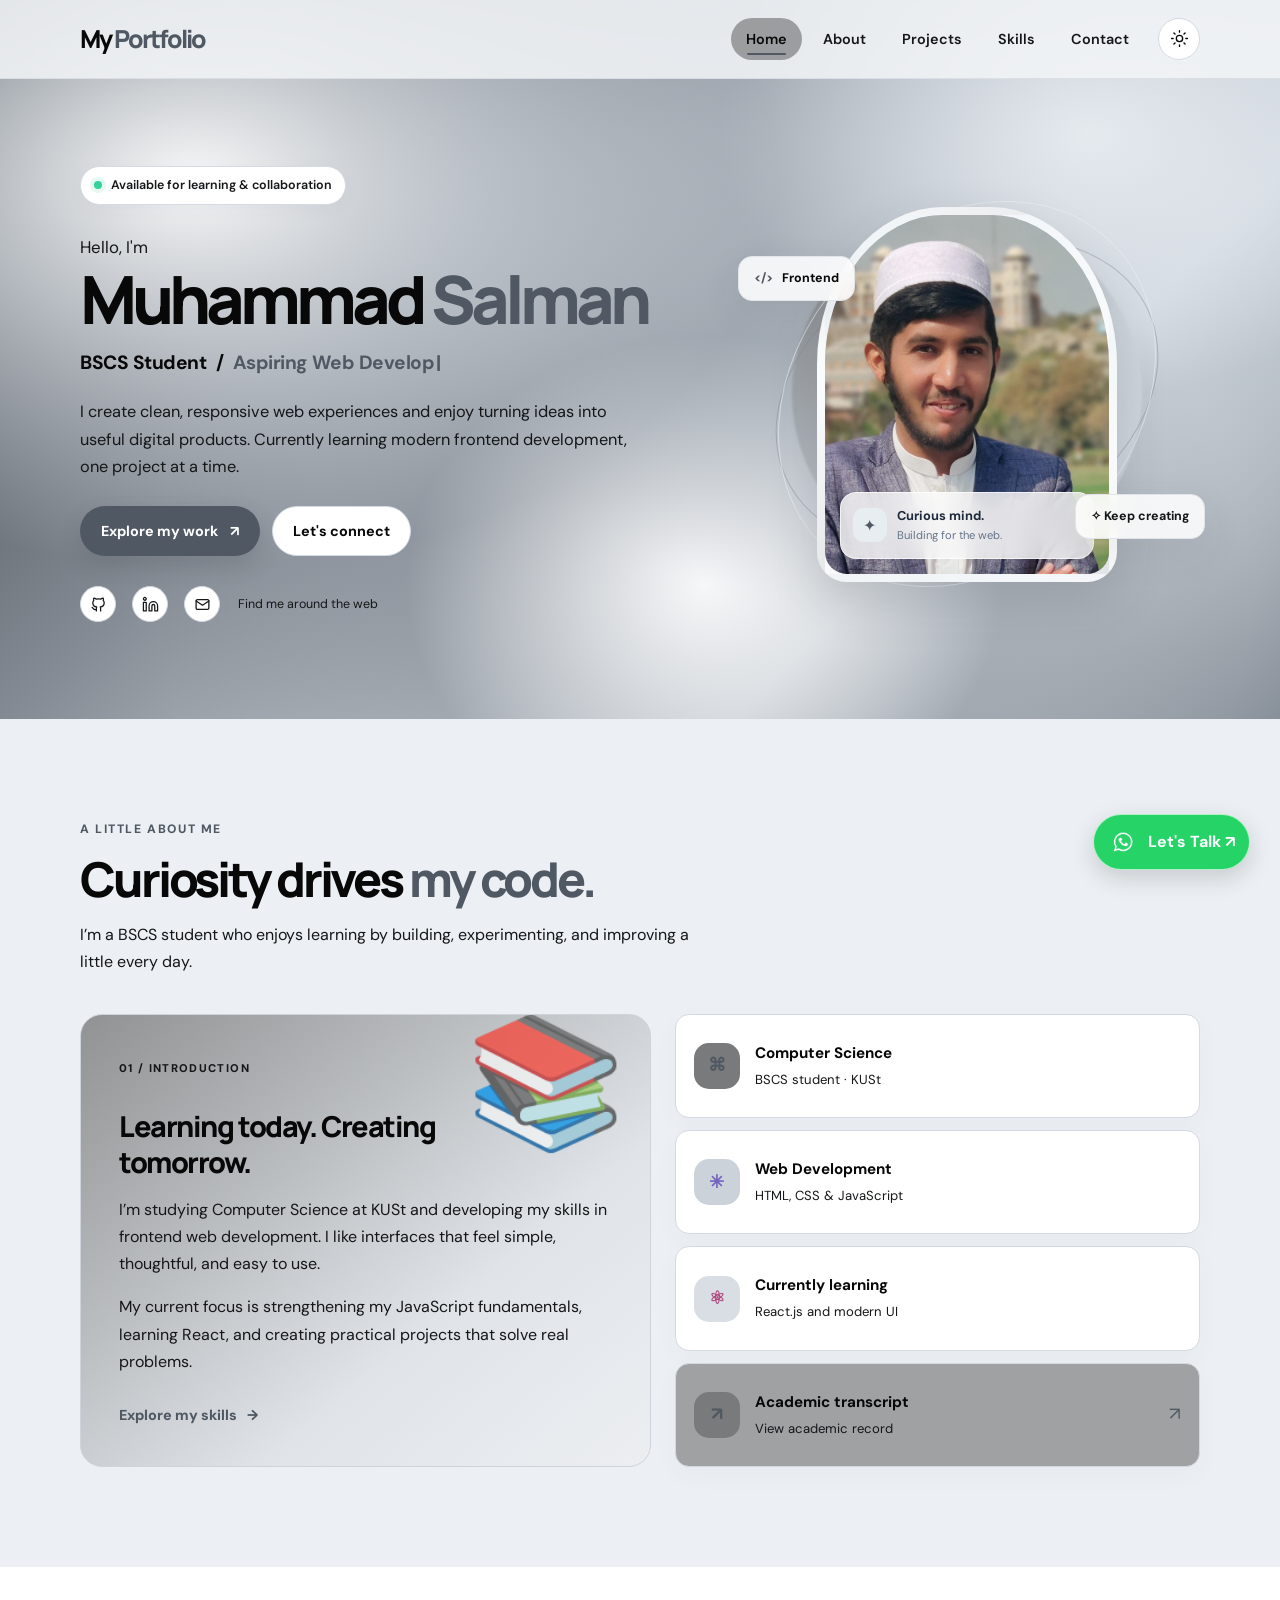
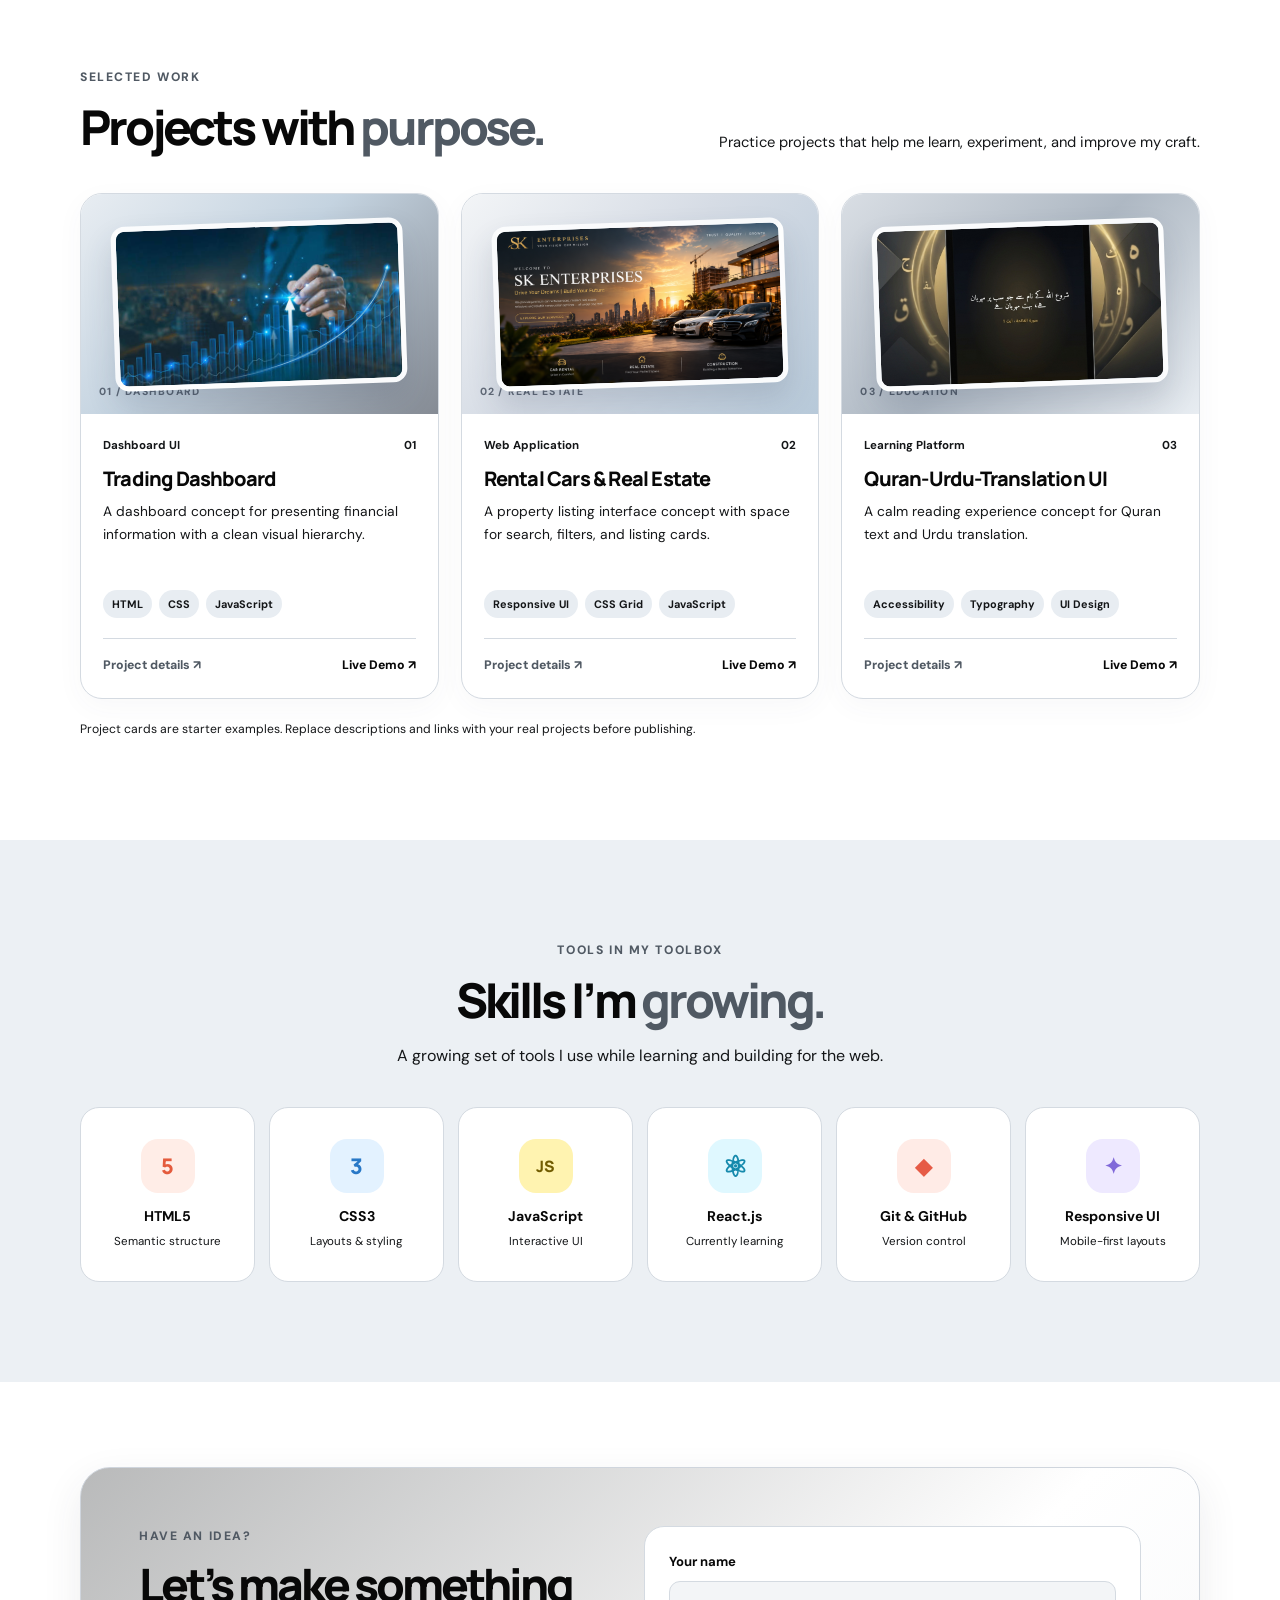
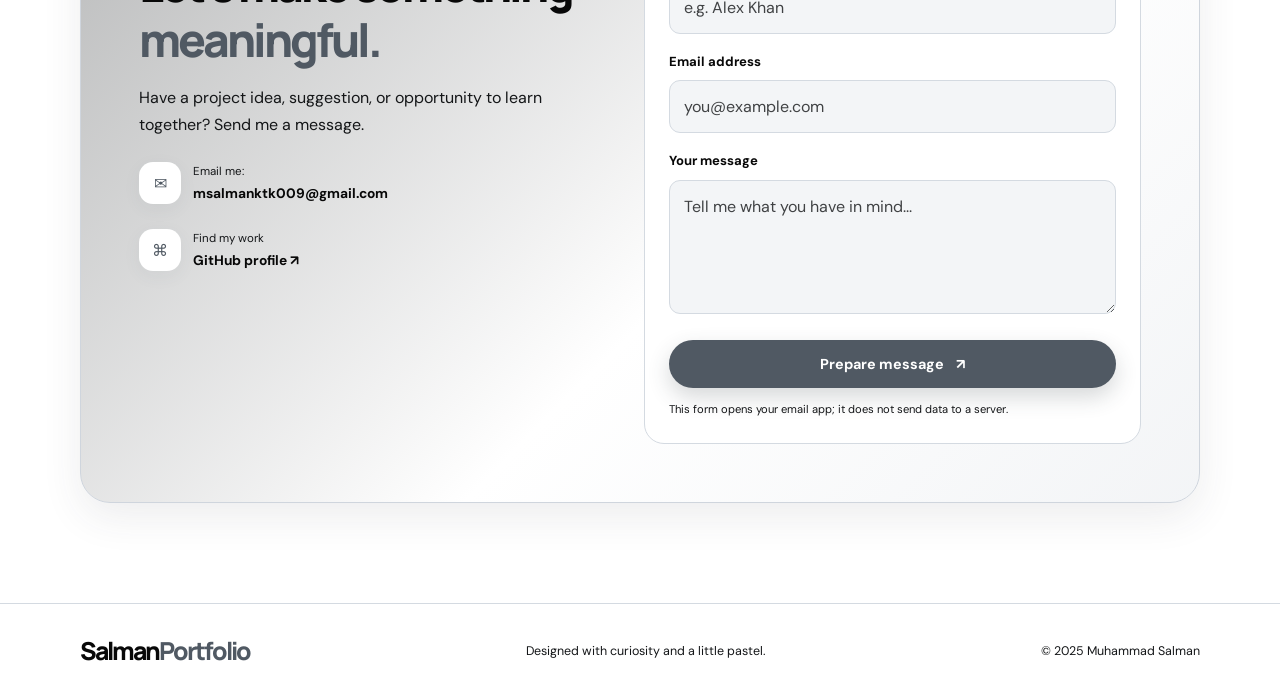
<file: index.html>
<!doctype html>
<html lang="en" data-theme="light">
  <head>
    <meta charset="utf-8" />
    <meta name="viewport" content="width=device-width, initial-scale=1" />
    <meta name="theme-color" content="#F3F5F7" />
    <meta
      name="description"
      content="Muhammad Salman's portfolio — BSCS student and aspiring web developer."
    />
    <title>Muhammad Salman | Web Developer</title>
    <link rel="preconnect" href="https://fonts.googleapis.com" />
    <link rel="preconnect" href="https://fonts.gstatic.com" crossorigin />
    <link
      href="https://fonts.googleapis.com/css2?family=DM+Sans:wght@400;500;600;700&family=Manrope:wght@400;500;600;700;800&display=swap"
      rel="stylesheet"
    />
    <link rel="stylesheet" href="css/style.css" />
    <link rel="stylesheet" href="css/responsive.css" />
    <script>
      try {
        const savedTheme = localStorage.getItem("salman-portfolio-theme");
        document.documentElement.dataset.theme = savedTheme || "light";
      } catch (_) {
        document.documentElement.dataset.theme = "light";
      }
    </script>
    <link
      rel="stylesheet"
      href="https://cdnjs.cloudflare.com/ajax/libs/font-awesome/6.7.2/css/all.min.css"
    />
  </head>
  <body>
    <header class="site-header">
      <nav class="navbar container" aria-label="Main navigation">
        <a class="brand" href="#home" aria-label="Salman home"
          >My<span> Portfolio</span></a
        >
        <button
          class="menu-toggle"
          id="menuToggle"
          aria-label="Open navigation menu"
          aria-expanded="false"
          aria-controls="navLinks"
        >
          <span></span><span></span><span></span>
        </button>
        <ul class="nav-links" id="navLinks">
          <li><a class="nav-link active" href="#home">Home</a></li>
          <li>
            <a class="nav-link" href="#about">About</a>
            <!-- <span class="transcript">transcript</span> -->
          </li>
          <li><a class="nav-link" href="#projects">Projects</a></li>
          <li><a class="nav-link skills" href="#skills">Skills</a></li>
          <li><a class="nav-link" href="#contact">Contact</a></li>
          <li>
            <button
              class="theme-toggle"
              id="themeToggle"
              type="button"
              aria-label="Switch to dark mode"
              title="Switch theme"
            >
              <svg class="sun-icon" viewBox="0 0 24 24" aria-hidden="true">
                <circle cx="12" cy="12" r="4"></circle>
                <path
                  d="M12 2v2m0 16v2M4.93 4.93l1.42 1.42m11.3 11.3 1.42 1.42M2 12h2m16 0h2M4.93 19.07l1.42-1.42m11.3-11.3 1.42-1.42"
                ></path>
              </svg>
              <svg class="moon-icon" viewBox="0 0 24 24" aria-hidden="true">
                <path
                  d="M20.2 15.3A8.5 8.5 0 0 1 8.7 3.8 8.6 8.6 0 1 0 20.2 15.3Z"
                ></path>
              </svg>
            </button>
          </li>
        </ul>
      </nav>
    </header>

    <main>
      <section class="hero section container" id="home">
        <div class="hero-copy">
          <div class="eyebrow">
            <span class="status-dot"></span> Available for learning &
            collaboration
          </div>
          <p class="intro-line">Hello, I'm</p>
          <h1>Muhammad <span>Salman</span></h1>
          <h2 class="hero-role">
            BSCS Student <span class="role-separator">/</span>
            <span class="typing-text" id="typingText">Frontend Developer</span
            ><span class="typing-cursor">|</span>
          </h2>
          <p class="hero-description">
            I create clean, responsive web experiences and enjoy turning ideas
            into useful digital products. Currently learning modern frontend
            development, one project at a time.
          </p>
          <div class="hero-actions">
            <a class="button button-primary" href="#projects"
              >Explore my work <span aria-hidden="true">↗</span></a
            >
            <a class="button button-secondary" href="#contact">Let's connect</a>
          </div>
          <div class="social-links" aria-label="Social links">
            <a
              href="https://github.com//msalmanktk"
              target="_blank"
              rel="noreferrer"
              aria-label="GitHub"
            >
              <svg viewBox="0 0 24 24" aria-hidden="true">
                <path
                  d="M9 19c-4.3 1.4-4.3-2.5-6-3m12 5v-3.5c0-1 .1-1.4-.5-2 2.8-.3 5.5-1.4 5.5-6a4.6 4.6 0 0 0-1.3-3.2 4.2 4.2 0 0 0-.1-3.2s-1.1-.3-3.5 1.3a12.3 12.3 0 0 0-6.2 0C6.5 2.8 5.4 3.1 5.4 3.1a4.2 4.2 0 0 0-.1 3.2A4.6 4.6 0 0 0 4 9.5c0 4.6 2.7 5.7 5.5 6-.6.6-.6 1.2-.5 2V21"
                ></path>
              </svg>
            </a>
            <a
              href="https://linkedin.com/"
              target="_blank"
              rel="noreferrer"
              aria-label="LinkedIn"
            >
              <svg viewBox="0 0 24 24" aria-hidden="true">
                <path
                  d="M16 8a6 6 0 0 1 6 6v7h-4v-7a2 2 0 0 0-4 0v7h-4v-7a6 6 0 0 1 6-6ZM2 9h4v12H2z"
                ></path>
                <circle cx="4" cy="4" r="2"></circle>
              </svg>
            </a>
            <a href="mailto:msalmanktk009@gmail.com" aria-label="Email">
              <svg viewBox="0 0 24 24" aria-hidden="true">
                <rect x="3" y="5" width="18" height="14" rx="2"></rect>
                <path d="m3 7 9 6 9-6"></path>
              </svg>
            </a>
            <span class="social-note">Find me around the web</span>
          </div>
        </div>
        <div class="hero-visual">
          <div class="hero-orbit orbit-one"></div>
          <div class="hero-orbit orbit-two"></div>
          <div class="portrait-card">
            <div class="portrait-placeholder" id="portraitPlaceholder">
              <span>MS</span>
              <small>My <code>Photo</code></small>
            </div>
            <img
              class="profile-photo"
              src="me.jpg"
              alt="Portrait of Muhammad Salman"
              onerror="this.hidden = true"
            />
            <div class="portrait-caption">
              <span class="caption-icon">✦</span>
              <div>
                <strong>Curious mind.</strong
                ><small>Building for the web.</small>
              </div>
            </div>
          </div>
          <div class="floating-chip chip-code">
            <span>&lt;/&gt;</span> Frontend
          </div>
          <div class="floating-chip chip-spark">✧ Keep creating</div>
        </div>
      </section>

      <section class="section about-section" id="about">
        <div class="container">
          <div class="section-heading">
            <p class="section-kicker">A little about me</p>
            <h2>Curiosity drives <span>my code.</span></h2>
            <p>
              I’m a BSCS student who enjoys learning by building, experimenting,
              and improving a little every day.
            </p>
          </div>
          <div class="about-grid">
            <article class="about-story pastel-panel">
              <span class="panel-mark">01 / INTRODUCTION</span>
              <h3>Learning today. Creating tomorrow.</h3>
              <p>
                I’m studying Computer Science at KUSt and developing my skills
                in frontend web development. I like interfaces that feel simple,
                thoughtful, and easy to use.
              </p>
              <p>
                My current focus is strengthening my JavaScript fundamentals,
                learning React, and creating practical projects that solve real
                problems.
              </p>
              <a class="text-link" href="#skills"
                >Explore my skills <span>→</span></a
              >
            </article>
            <div class="quick-facts">
              <article class="fact-card">
                <span class="fact-icon icon-blue">⌘</span>
                <div>
                  <h3>Computer Science</h3>
                  <p>BSCS student · KUSt</p>
                </div>
              </article>
              <article class="fact-card">
                <span class="fact-icon icon-lavender">✳</span>
                <div>
                  <h3>Web Development</h3>
                  <p>HTML, CSS & JavaScript</p>
                </div>
              </article>
              <article class="fact-card">
                <span class="fact-icon icon-pink">⚛</span>
                <div>
                  <h3>Currently learning</h3>
                  <p>React.js and modern UI</p>
                </div>
              </article>
              <a
                style="background: #a0a1a3"
                class="fact-card transcript-card"
                href="transcript.html"
              >
                <span class="fact-icon icon-blue">↗</span>
                <div>
                  <h3>Academic transcript</h3>
                  <p>View academic record</p>
                </div>
                <span class="fact-arrow">↗</span>
              </a>
            </div>
          </div>
        </div>
      </section>

      <section class="section container" id="projects">
        <div class="section-heading heading-row">
          <div>
            <p class="section-kicker">Selected work</p>
            <h2>Projects with <span>purpose.</span></h2>
          </div>
          <p>
            Practice projects that help me learn, experiment, and improve my
            craft.
          </p>
        </div>
        <div class="projects-grid">
          <article class="project-card">
            <!-- <div class="project-art art-blue">
              <div class="mock-window">
                <div class="mock-top"><i></i><i></i><i></i></div>
                <div class="mock-content">
                  <div class="mock-sidebar"></div>
                  <div class="mock-chart">
                    <span></span><span></span><span></span><span></span
                    ><span></span><span></span>
                  </div>
                </div>
              </div>
              <span class="art-label">01 / DASHBOARD</span>
            </div> -->
            <div class="project-art art-blue">
              <div class="project-image-wrap">
                <img
                  src="tra.jpg"
                  alt="Trading Dashboard project preview"
                  class="project-image"
                />
              </div>
              <span class="art-label">01 / DASHBOARD</span>
            </div>
            <div class="project-info">
              <div class="project-meta">
                <span>Dashboard UI</span><span>01</span>
              </div>
              <h3>Trading Dashboard</h3>
              <p>
                A dashboard concept for presenting financial information with a
                clean visual hierarchy.
              </p>
              <div class="tag-list">
                <span>HTML</span><span>CSS</span><span>JavaScript</span>
              </div>
              <div class="project-links">
                <a href="#contact">Project details <span>↗</span></a
                ><a
                  href="https://msalmanktk.github.io/sprofitzone/"
                  target="_blank"
                  rel="noreferrer"
                  aria-label="Trading dashboard GitHub"
                  >Live Demo ↗</a
                >
              </div>
            </div>
          </article>
          <article class="project-card">
            <!-- <div class="project-art art-lavender">
              <div class="property-mock">
                <div class="property-photo"></div>
                <div class="property-lines">
                  <b></b><i></i><i></i><span></span>
                </div>
                <div class="property-mini"></div>
              </div>
              <span class="art-label">02 / REAL ESTATE</span>
            </div> -->
            <div class="project-art art-lavender">
              <div class="project-image-wrap">
                <img
                  src="sk enerprises.png"
                  alt="Property Explorer project preview"
                  class="project-image"
                />
              </div>
              <span class="art-label">02 / REAL ESTATE</span>
            </div>
            <div class="project-info">
              <div class="project-meta">
                <span>Web Application</span><span>02</span>
              </div>
              <h3>Rental Cars & Real Estate</h3>
              <p>
                A property listing interface concept with space for search,
                filters, and listing cards.
              </p>
              <div class="tag-list">
                <span>Responsive UI</span><span>CSS Grid</span
                ><span>JavaScript</span>
              </div>
              <div class="project-links">
                <a href="#contact">Project details <span>↗</span></a
                ><a
                  href="https://msalmanktk.github.io/SK-Enterprises/"
                  target="_blank"
                  rel="noreferrer"
                  aria-label="Property explorer GitHub"
                  >Live Demo ↗</a
                >
              </div>
            </div>
          </article>
          <article class="project-card">
            <div class="project-art art-pink">
              <div class="project-image-wrap">
                <img
                  src="quran-urdu.jpg"
                  alt="Quran with Urdu translation project preview"
                  class="project-image"
                />
              </div>
              <span class="art-label">03 / EDUCATION</span>
            </div>
            <div class="project-info">
              <div class="project-meta">
                <span>Learning Platform</span><span>03</span>
              </div>
              <h3>Quran-Urdu-Translation UI</h3>
              <p>
                A calm reading experience concept for Quran text and Urdu
                translation.
              </p>
              <div class="tag-list">
                <span>Accessibility</span><span>Typography</span
                ><span>UI Design</span>
              </div>
              <div class="project-links">
                <a href="#contact">Project details <span>↗</span></a
                ><a
                  href="https://msalmanktk.github.io/QuranUrduTarjuma/"
                  target="_blank"
                  rel="noreferrer"
                  aria-label="Quran translation GitHub"
                  >Live Demo ↗</a
                >
              </div>
            </div>
          </article>
        </div>
        <p class="section-footnote">
          Project cards are starter examples. Replace descriptions and links
          with your real projects before publishing.
        </p>
      </section>

      <section class="section skills-section" id="skills">
        <div class="container">
          <div class="section-heading centered-heading">
            <p class="section-kicker">Tools in my toolbox</p>
            <h2>Skills I’m <span>growing.</span></h2>
            <p>
              A growing set of tools I use while learning and building for the
              web.
            </p>
          </div>
          <div class="skills-grid">
            <article class="skill-card">
              <span class="skill-logo logo-html">5</span>
              <h3>HTML5</h3>
              <p>Semantic structure</p>
            </article>
            <article class="skill-card">
              <span class="skill-logo logo-css">3</span>
              <h3>CSS3</h3>
              <p>Layouts & styling</p>
            </article>
            <article class="skill-card">
              <span class="skill-logo logo-js">JS</span>
              <h3>JavaScript</h3>
              <p>Interactive UI</p>
            </article>
            <article class="skill-card">
              <span class="skill-logo logo-react">⚛</span>
              <h3>React.js</h3>
              <p>Currently learning</p>
            </article>
            <article class="skill-card">
              <span class="skill-logo logo-git">◆</span>
              <h3>Git & GitHub</h3>
              <p>Version control</p>
            </article>
            <article class="skill-card">
              <span class="skill-logo logo-ui">✦</span>
              <h3>Responsive UI</h3>
              <p>Mobile-first layouts</p>
            </article>
          </div>
        </div>
      </section>

      <section class="section contact-section" id="contact">
        <div class="container">
          <div class="contact-panel">
            <div class="contact-copy">
              <p class="section-kicker">Have an idea?</p>
              <h2>Let’s make something <span>meaningful.</span></h2>
              <p>
                Have a project idea, suggestion, or opportunity to learn
                together? Send me a message.
              </p>
              <div class="contact-detail">
                <span class="contact-detail-icon">✉</span>
                <div>
                  <small>Email me: </small>
                  <a href="mailto:msalmanktk009@gmail.com"
                    >msalmanktk009@gmail.com</a
                  >
                </div>
              </div>
              <div class="contact-detail">
                <span class="contact-detail-icon">⌘</span>
                <div>
                  <small>Find my work</small
                  ><a
                    href="https://github.com//msalmanktk"
                    target="_blank"
                    rel="noreferrer"
                    >GitHub profile ↗</a
                  >
                </div>
              </div>
            </div>
            <form class="contact-form" id="contactForm">
              <label for="name">Your name</label
              ><input
                id="name"
                name="name"
                autocomplete="name"
                placeholder="e.g. Alex Khan"
                required
              />
              <label for="email">Email address</label
              ><input
                id="email"
                name="email"
                type="email"
                autocomplete="email"
                placeholder="you@example.com"
                required
              />
              <label for="message">Your message</label
              ><textarea
                id="message"
                name="message"
                rows="4"
                placeholder="Tell me what you have in mind..."
                required
              ></textarea>
              <button class="button button-primary form-submit" type="submit">
                Prepare message <span>↗</span>
              </button>
              <p class="form-status" id="formStatus" role="status">
                This form opens your email app; it does not send data to a
                server.
              </p>
            </form>
          </div>
        </div>
      </section>
    </main>

    <footer class="site-footer">
      <div class="container footer-inner">
        <a class="brand" href="#home">Salman<span>Portfolio</span></a>
        <p>Designed with curiosity and a little pastel.</p>
        <p>© <span id="year">2025</span> Muhammad Salman</p>
      </div>
    </footer>

    <!-- Floating WhatsApp Button -->
    <a
      href="https://wa.me/923159957806"
      class="whatsapp-float"
      target="_blank"
      rel="noopener noreferrer"
      aria-label="Let's talk on WhatsApp"
    >
      <img src="whatsapp.logo.png" alt="" class="whatsapp-logo" />
      <span>Let's Talk ↗</span>
    </a>

    <script src="js/script.js"></script>
  </body>
</html>
</file>
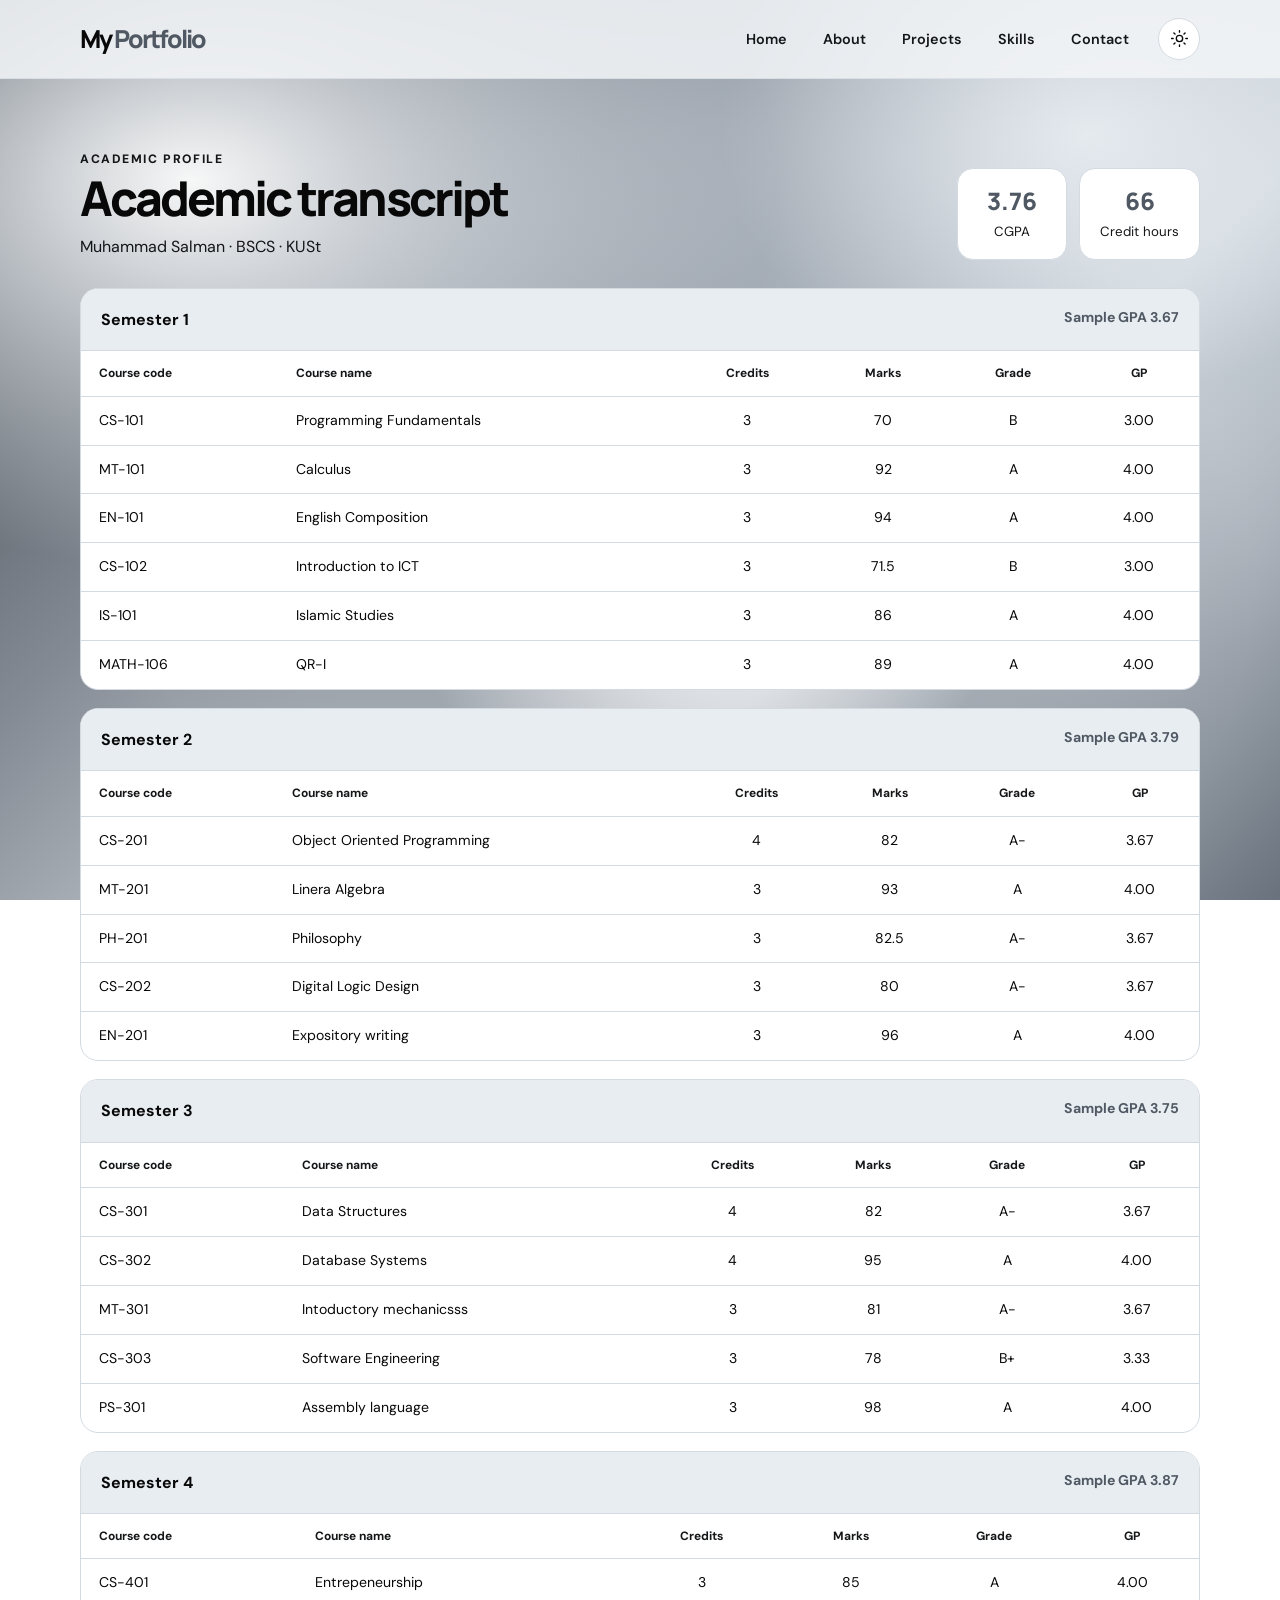
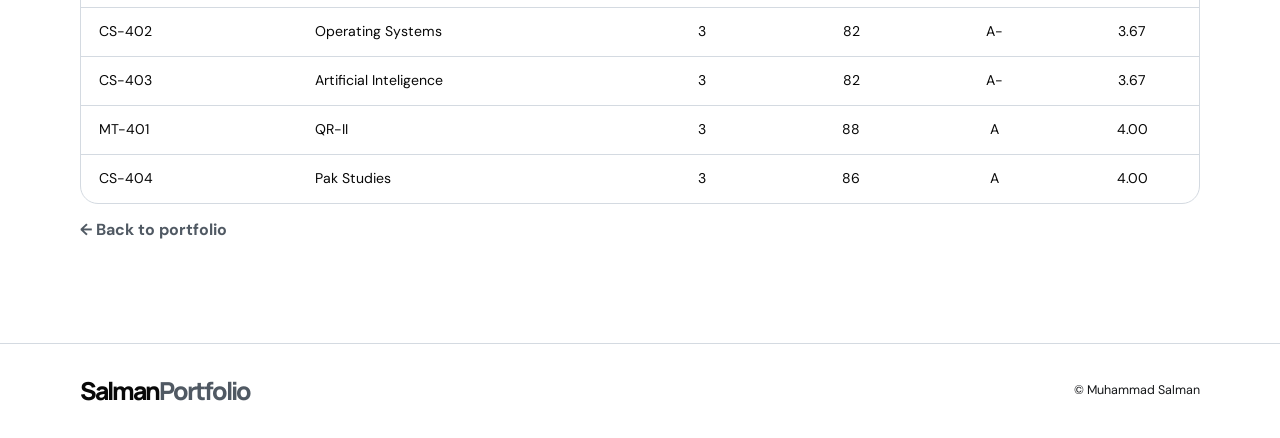
<file: transcript.html>
<!doctype html>
<html lang="en" data-theme="light">
  <head>
    <meta charset="utf-8" />
    <meta name="viewport" content="width=device-width, initial-scale=1" />
    <title>Academic Transcript | Muhammad Salman</title>
    <link rel="preconnect" href="https://fonts.googleapis.com" />
    <link rel="preconnect" href="https://fonts.gstatic.com" crossorigin />
    <link
      href="https://fonts.googleapis.com/css2?family=DM+Sans:wght@400;500;600;700&family=Manrope:wght@400;500;600;700;800&display=swap"
      rel="stylesheet"
    />
    <link rel="stylesheet" href="css/style.css" />
    <link rel="stylesheet" href="css/responsive.css" />
    <script>
      try {
        document.documentElement.dataset.theme =
          localStorage.getItem("salman-portfolio-theme") || "light";
      } catch (_) {
        document.documentElement.dataset.theme = "light";
      }
    </script>
    <style>
      .transcript-main {
        padding-block: 70px 100px;
      }
      .transcript-top {
        display: flex;
        justify-content: space-between;
        align-items: end;
        gap: 24px;
        margin-bottom: 28px;
      }
      .transcript-top h1 {
        font: 800 clamp(2rem, 4vw, 3rem)/1.15 var(--font-heading);
        letter-spacing: -0.06em;
        margin: 0 0 8px;
      }
      .transcript-top p {
        margin: 0;
        color: var(--text-soft);
      }
      .transcript-stats {
        display: flex;
        gap: 12px;
      }
      .transcript-stat {
        min-width: 110px;
        padding: 15px 20px;
        text-align: center;
        background: var(--surface);
        border: 1px solid var(--border);
        border-radius: 16px;
      }
      .transcript-stat b {
        display: block;
        font: 800 1.5rem var(--font-heading);
        color: var(--blue-deep);
      }
      .transcript-stat small {
        color: var(--text-soft);
      }
      .semester-card {
        margin-top: 18px;
        overflow: hidden;
        border: 1px solid var(--border);
        border-radius: 18px;
        background: var(--surface);
      }
      .semester-card h2 {
        display: flex;
        justify-content: space-between;
        gap: 15px;
        margin: 0;
        padding: 17px 20px;
        background: var(--surface-soft);
        font-size: 1rem;
      }
      .semester-card h2 span {
        color: var(--blue-deep);
        font-size: 0.88rem;
      }
      .table-wrap {
        overflow-x: auto;
      }
      table {
        width: 100%;
        min-width: 620px;
        border-collapse: collapse;
        font-size: 0.88rem;
      }
      th,
      td {
        padding: 12px 18px;
        text-align: left;
        border-top: 1px solid var(--border);
      }
      th {
        color: var(--text-soft);
        font-size: 0.75rem;
        font-weight: 700;
      }
      td:nth-child(n + 3),
      th:nth-child(n + 3) {
        text-align: center;
      }
      tbody tr:hover {
        background: color-mix(in srgb, var(--blue-pale) 35%, transparent);
      }
      .transcript-note {
        margin: 22px 0;
        color: var(--text-soft);
        font-size: 0.82rem;
      }
      .back-link {
        display: inline-flex;
        margin-top: 12px;
        color: var(--blue-deep);
        font-weight: 700;
      }
      @media (max-width: 700px) {
        .transcript-top {
          align-items: start;
          flex-direction: column;
        }
        .transcript-stats {
          width: 100%;
        }
        .transcript-stat {
          flex: 1;
        }
      }
    </style>
  </head>
  <body>
    <header class="site-header">
      <nav class="navbar container" aria-label="Main navigation">
        <a class="brand" href="index.html">My <span>Portfolio</span></a
        ><button
          class="menu-toggle"
          id="menuToggle"
          aria-label="Open navigation menu"
          aria-expanded="false"
          aria-controls="navLinks"
        >
          <span></span><span></span><span></span>
        </button>
        <ul class="nav-links" id="navLinks">
          <li><a class="nav-link" href="index.html#home">Home</a></li>
          <li><a class="nav-link" href="index.html#about">About</a></li>
          <li><a class="nav-link" href="index.html#projects">Projects</a></li>
          <li><a class="nav-link" href="index.html#skills">Skills</a></li>
          <li><a class="nav-link" href="index.html#contact">Contact</a></li>
          <li>
            <button
              class="theme-toggle"
              id="themeToggle"
              type="button"
              aria-label="Switch to dark mode"
              title="Switch theme"
            >
              <svg class="sun-icon" viewBox="0 0 24 24" aria-hidden="true">
                <circle cx="12" cy="12" r="4"></circle>
                <path
                  d="M12 2v2m0 16v2M4.93 4.93l1.42 1.42m11.3 11.3 1.42 1.42M2 12h2m16 0h2M4.93 19.07l1.42-1.42m11.3-11.3 1.42-1.42"
                ></path></svg
              ><svg class="moon-icon" viewBox="0 0 24 24" aria-hidden="true">
                <path
                  d="M20.2 15.3A8.5 8.5 0 0 1 8.7 3.8 8.6 8.6 0 1 0 20.2 15.3Z"
                ></path>
              </svg>
            </button>
          </li>
        </ul>
      </nav>
    </header>
    <main class="container transcript-main">
      <div class="transcript-top">
        <div>
          <p class="section-kicker">Academic profile</p>
          <h1>Academic transcript</h1>
          <p>Muhammad Salman · BSCS · KUSt</p>
        </div>
        <div class="transcript-stats">
          <div class="transcript-stat">
            <b id="cgpa">—</b><small> CGPA</small>
          </div>
          <div class="transcript-stat">
            <b id="credits">—</b><small>Credit hours</small>
          </div>
        </div>
      </div>
      <div id="transcriptOutput"></div>

      <a class="back-link" href="index.html#about">← Back to portfolio</a>
    </main>
    <footer class="site-footer">
      <div class="container footer-inner">
        <a class="brand" href="index.html">Salman<span>Portfolio</span></a>
        <p>© <span id="year"></span> Muhammad Salman</p>
      </div>
    </footer>
    <script src="js/script.js"></script>
    <script>
      const semesters = [
        {
          name: "Semester 1",
          courses: [
            ["CS-101", "Programming Fundamentals", 3, 70],
            ["MT-101", "Calculus", 3, 92],
            ["EN-101", "English Composition", 3, 94],
            ["CS-102", "Introduction to ICT", 3, 71.5],
            ["IS-101", "Islamic Studies", 3, 86],
            ["MATH-106", "QR-I", 3, 89],
          ],
        },
        {
          name: "Semester 2",
          courses: [
            ["CS-201", "Object Oriented Programming", 4, 82],
            ["MT-201", "Linera Algebra", 3, 93],
            ["PH-201", "Philosophy", 3, 82.5],
            ["CS-202", "Digital Logic Design", 3, 80],
            ["EN-201", "Expository writing", 3, 96],
          ],
        },
        {
          name: "Semester 3",
          courses: [
            ["CS-301", "Data Structures", 4, 82],
            ["CS-302", "Database Systems", 4, 95],
            ["MT-301", "Intoductory mechanicsss", 3, 81],
            ["CS-303", "Software Engineering", 3, 78],
            ["PS-301", "Assembly language", 3, 98],
          ],
        },
        {
          name: "Semester 4",
          courses: [
            ["CS-401", "Entrepeneurship", 3, 85],
            ["CS-402", "Operating Systems", 3, 82],
            ["CS-403", "Artificial Inteligence", 3, 82],
            ["MT-401", "QR-II", 3, 88],
            ["CS-404", "Pak Studies", 3, 86],
          ],
        },
      ];
      function gradeFor(mark) {
        return mark >= 85
          ? ["A", 4]
          : mark >= 80
            ? ["A-", 3.67]
            : mark >= 75
              ? ["B+", 3.33]
              : mark >= 70
                ? ["B", 3]
                : mark >= 65
                  ? ["B-", 2.67]
                  : mark >= 60
                    ? ["C+", 2.33]
                    : mark >= 55
                      ? ["C", 2]
                      : mark >= 50
                        ? ["D", 1]
                        : ["F", 0];
      }
      let totalPoints = 0,
        totalCredits = 0;
      document.getElementById("transcriptOutput").innerHTML = semesters
        .map((semester) => {
          let points = 0,
            credits = 0;
          const rows = semester.courses
            .map((course) => {
              const [code, name, hours, marks] = course;
              const [grade, gp] = gradeFor(marks);
              points += gp * hours;
              credits += hours;
              return `<tr><td>${code}</td><td>${name}</td><td>${hours}</td><td>${marks}</td><td>${grade}</td><td>${gp.toFixed(2)}</td></tr>`;
            })
            .join("");
          totalPoints += points;
          totalCredits += credits;
          return `<section class="semester-card"><h2>${semester.name}<span>Sample GPA ${(points / credits).toFixed(2)}</span></h2><div class="table-wrap"><table><thead><tr><th>Course code</th><th>Course name</th><th>Credits</th><th>Marks</th><th>Grade</th><th>GP</th></tr></thead><tbody>${rows}</tbody></table></div></section>`;
        })
        .join("");
      document.getElementById("cgpa").textContent = (
        totalPoints / totalCredits
      ).toFixed(2);
      document.getElementById("credits").textContent = totalCredits;
    </script>
  </body>
</html>
</file>
<file: css/style.css>
/* Centralized design tokens: Grey Clouds + Bright Edges theme */
:root {
  color-scheme: light;
  --font-body: "DM Sans", sans-serif;
  --font-heading: "Manrope", sans-serif;
  --cloud-dark: #343a40;
  --cloud-silver: #858b94;
  --cloud-bright: #e8edf2;
  --sky-blue: #b7c9d9;
  --bg: #f3f5f7;
  --surface: #ffffff;
  --surface-soft: #e8edf2;
  --text: #080808;
  --text-soft: #141618;
  --border: #d4dae1;
  --blue: #858b94;
  --blue-deep: #505963;
  --blue-pale: #787a7b;
  --lavender: #cbd2da;
  --pink: #d9dee4;
  --mint: #c8d4de;
  --shadow: 0 14px 40px rgba(52, 58, 64, 0.09);
  --shadow-hover: 0 20px 48px rgba(52, 58, 64, 0.17);
  --header-bg: rgba(243, 245, 247, 0.86);
  --radius: 22px;
  --radius-small: 14px;
  --container: 1120px;
}
:root[data-theme="dark"] {
  color-scheme: dark;
  --bg: #202327;
  --surface: #2b3036;
  --surface-soft: #343a40;
  --text: #f3f5f7;
  /* --text-soft: #b7c0ca; */
  --text-soft: #d2d5d9;
  --border: #454d56;
  --blue: #b7c9d9;
  --blue-deep: #e8edf2;
  --blue-pale: #454d56;
  --lavender: #505963;
  --pink: #555b63;
  --mint: #3e4b55;
  --shadow: 0 14px 40px rgba(0, 0, 0, 0.22);
  --shadow-hover: 0 20px 48px rgba(0, 0, 0, 0.34);
  --header-bg: rgba(32, 35, 39, 0.88);
}
* {
  box-sizing: border-box;
}
html {
  scroll-behavior: smooth;
  scroll-padding-top: 92px;
}
body {
  margin: 0;
  /* background: var(--bg); */
  color: var(--text);
  font-family: var(--font-body);
  line-height: 1.7;
  transition:
    background 0.3s ease,
    color 0.3s ease;
}

body {
  background:
    radial-gradient(
      ellipse at 15% 20%,
      rgba(255, 255, 255, 0.95) 0%,
      rgba(232, 237, 242, 0.65) 15%,
      transparent 38%
    ),
    radial-gradient(
      ellipse at 85% 15%,
      rgba(232, 237, 242, 0.9) 0%,
      rgba(174, 184, 194, 0.45) 24%,
      transparent 48%
    ),
    radial-gradient(
      ellipse at 55% 65%,
      rgba(255, 255, 255, 0.8) 0%,
      rgba(104, 113, 124, 0.35) 30%,
      transparent 55%
    ),
    linear-gradient(135deg, #343a40, #858b94, #e8edf2, #68717c);

  background-attachment: fixed;
  background-size: cover;
}

body,
button,
input,
textarea {
  font-family: var(--font-body);
}
a {
  color: inherit;
  text-decoration: none;
}
button,
input,
textarea {
  font: inherit;
}
button,
a {
  -webkit-tap-highlight-color: transparent;
}
img {
  max-width: 100%;
  display: block;
}
::selection {
  background: var(--lavender);
  color: var(--text);
}
.container {
  width: min(var(--container), calc(100% - 48px));
  margin-inline: auto;
}
.section {
  padding-block: 100px;
}
.site-header {
  position: sticky;
  top: 0;
  z-index: 100;
  background: var(--header-bg);
  border-bottom: 1px solid color-mix(in srgb, var(--border) 76%, transparent);
  backdrop-filter: blur(18px);
  -webkit-backdrop-filter: blur(18px);
}
.navbar {
  min-height: 78px;
  display: flex;
  align-items: center;
  justify-content: space-between;
  gap: 28px;
}
.brand {
  font-family: var(--font-heading);
  font-size: 1.55rem;
  font-weight: 800;
  letter-spacing: -0.08em;
}
.brand span {
  color: var(--blue-deep);
}
.nav-links {
  display: flex;
  align-items: center;
  gap: 6px;
  list-style: none;
  padding: 0;
  margin: 0;
}
.nav-link {
  position: relative;
  display: inline-flex;
  align-items: center;
  min-height: 42px;
  padding: 9px 15px;
  border-radius: 999px;
  color: var(--text-soft);
  font-size: 0.9rem;
  font-weight: 600;
  transition:
    color 0.25s ease,
    background 0.25s ease,
    transform 0.25s ease;
}
.nav-link::after {
  content: "";
  position: absolute;
  height: 2px;
  left: 16px;
  right: 16px;
  bottom: 5px;
  border-radius: 2px;
  background: var(--blue-deep);
  transform: scaleX(0);
  transform-origin: center;
  transition: transform 0.25s ease;
}
.nav-link:hover,
.nav-link.active {
  color: var(--text);
  background: color-mix(in srgb, var(--blue-pale) 68%, transparent);
}
.nav-link:hover {
  transform: translateY(-2px);
}
.nav-link:hover::after,
.nav-link.active::after {
  transform: scaleX(1);
}
.theme-toggle {
  display: grid;
  place-items: center;
  width: 42px;
  height: 42px;
  margin-left: 8px;
  border: 1px solid var(--border);
  border-radius: 50%;
  color: var(--text);
  background: var(--surface);
  cursor: pointer;
  transition:
    transform 0.25s ease,
    background 0.25s ease,
    border-color 0.25s ease;
}
.theme-toggle:hover {
  transform: rotate(-8deg) translateY(-2px);
  border-color: var(--blue);
  background: var(--blue-pale);
}
.theme-toggle svg {
  width: 19px;
  height: 19px;
  fill: none;
  stroke: currentColor;
  stroke-width: 1.7;
  stroke-linecap: round;
  stroke-linejoin: round;
}
.moon-icon {
  display: none;
}
:root[data-theme="dark"] .sun-icon {
  display: none;
}
:root[data-theme="dark"] .moon-icon {
  display: block;
}
.menu-toggle {
  display: none;
}
.hero {
  min-height: 640px;
  display: grid;
  grid-template-columns: 1.12fr 0.88fr;
  align-items: center;
  gap: 60px;
  padding-top: 84px;
  padding-bottom: 94px;
}
.eyebrow {
  display: inline-flex;
  align-items: center;
  gap: 9px;
  padding: 8px 13px;
  border: 1px solid var(--border);
  border-radius: 999px;
  background: var(--surface);
  color: var(--text-soft);
  font-size: 0.78rem;
  font-weight: 600;
  box-shadow: 0 5px 18px rgba(71, 85, 105, 0.04);
}
.status-dot {
  width: 8px;
  height: 8px;
  border-radius: 50%;
  background: #34d399;
  box-shadow: 0 0 0 4px rgba(52, 211, 153, 0.13);
}
.intro-line {
  margin: 28px 0 0;
  color: var(--text-soft);
  font-size: 1.05rem;
}
.hero h1 {
  margin: 2px 0 12px;
  font: 800 clamp(2.7rem, 5.2vw, 4.5rem)/1.08 var(--font-heading);
  letter-spacing: -0.075em;
}
.hero h1 span,
.section-heading h2 span,
.contact-copy h2 span {
  color: var(--blue-deep);
}
.hero-role {
  margin: 0;
  font-size: clamp(1rem, 1.8vw, 1.2rem);
  font-weight: 700;
  letter-spacing: -0.025em;
}
.role-separator {
  /* color: var(--cloud-silver);   */
  padding-inline: 5px;
}
.hero-description {
  max-width: 560px;
  margin: 18px 0 25px;
  color: var(--text-soft);
  font-size: 1.02rem;
}
.hero-actions {
  display: flex;
  flex-wrap: wrap;
  gap: 12px;
}
.button {
  display: inline-flex;
  align-items: center;
  justify-content: center;
  gap: 12px;
  min-height: 48px;
  padding: 12px 20px;
  border: 1px solid transparent;
  border-radius: 999px;
  font-size: 0.9rem;
  font-weight: 700;
  cursor: pointer;
  transition:
    transform 0.25s ease,
    box-shadow 0.25s ease,
    background 0.25s ease,
    border-color 0.25s ease;
}
.button:hover {
  transform: translateY(-3px);
}
.button-primary {
  color: #fff;
  background: #505963;
  box-shadow: 0 9px 22px rgba(52, 58, 64, 0.2);
}
.button-primary:hover {
  background: #343a40;
  box-shadow: 0 13px 28px rgba(52, 58, 64, 0.28);
}
.button-secondary {
  color: var(--text);
  background: var(--surface);
  border-color: var(--border);
}
.button-secondary:hover {
  border-color: var(--blue);
  background: var(--blue-pale);
}
.social-links {
  display: flex;
  align-items: center;
  gap: 16px;
  margin-top: 30px;
}
.social-links a {
  display: grid;
  place-items: center;
  width: 36px;
  height: 36px;
  border: 1px solid var(--border);
  border-radius: 50%;
  color: var(--text-soft);
  background: var(--surface);
  transition:
    color 0.25s,
    border-color 0.25s,
    transform 0.25s,
    background 0.25s;
}
.social-links a:hover {
  color: var(--blue-deep);
  border-color: var(--blue);
  background: var(--blue-pale);
  transform: translateY(-3px);
}
.social-links svg {
  width: 17px;
  height: 17px;
  fill: none;
  stroke: currentColor;
  stroke-width: 1.8;
  stroke-linecap: round;
  stroke-linejoin: round;
}
.social-note {
  margin-left: 2px;
  color: var(--text-soft);
  font-size: 0.78rem;
}
.hero-visual {
  position: relative;
  min-height: 420px;
  display: grid;
  place-items: center;
  isolation: isolate;
}
.hero-visual::before {
  content: "";
  position: absolute;
  width: 350px;
  height: 350px;
  border-radius: 50%;
  background: linear-gradient(
    135deg,
    var(--blue-pale),
    var(--lavender) 60%,
    var(--pink)
  );
  filter: blur(1px);
  z-index: -2;
  opacity: 0.82;
}
.hero-orbit {
  position: absolute;
  border: 1px solid color-mix(in srgb, var(--blue) 45%, transparent);
  border-radius: 50%;
  transform: rotate(-25deg);
  z-index: -1;
}
.orbit-one {
  width: 400px;
  height: 290px;
}
.orbit-two {
  width: 340px;
  height: 420px;
  transform: rotate(42deg);
  border-color: color-mix(in srgb, var(--cloud-bright) 65%, transparent);
}
.portrait-card {
  position: relative;
  width: min(300px, 78%);
  aspect-ratio: 4 / 5;
  border: 8px solid color-mix(in srgb, var(--surface) 80%, transparent);
  border-radius: 42% 42% 30px 30px;
  overflow: hidden;
  background: linear-gradient(150deg, #b7c9d9, #e8edf2 65%, #858b94);
  box-shadow: var(--shadow-hover);
  /* transform: rotate(2deg); */
  /* padding-left: 10px; */
}
.profile-photo {
  position: absolute;
  inset: 0;
  width: 100%;
  height: 100%;
  object-fit: cover;
  object-position: center;
}
.portrait-placeholder {
  position: absolute;
  inset: 0;
  display: flex;
  flex-direction: column;
  align-items: center;
  justify-content: center;
  gap: 8px;
  color: #343a40;
}
.portrait-placeholder span {
  font: 800 5rem/1 var(--font-heading);
  letter-spacing: -0.1em;
}
.portrait-placeholder small {
  max-width: 190px;
  text-align: center;
  font-size: 0.7rem;
}
.portrait-placeholder code {
  font-size: 0.68rem;
}
.floating-chip {
  position: absolute;
  display: flex;
  align-items: center;
  gap: 9px;
  padding: 11px 15px;
  border: 1px solid color-mix(in srgb, var(--border) 70%, white);
  border-radius: 14px;
  background: color-mix(in srgb, var(--surface) 86%, transparent);
  box-shadow: var(--shadow);
  backdrop-filter: blur(12px);
  font-size: 0.78rem;
  font-weight: 700;
}
.chip-code {
  top: 72px;
  left: 1%;
}
.chip-code span {
  color: var(--blue-deep);
  font-weight: 800;
}
.chip-spark {
  right: -1%;
  bottom: 65px;
  color: var(--text-soft);
}
.portrait-caption {
  position: absolute;
  bottom: 15px;
  left: 15px;
  right: 15px;
  display: flex;
  align-items: center;
  gap: 10px;
  padding: 12px;
  border: 1px solid rgba(255, 255, 255, 0.65);
  border-radius: 16px;
  background: rgba(255, 255, 255, 0.78);
  color: #1e293b;
  backdrop-filter: blur(14px);
}
.caption-icon {
  display: grid;
  place-items: center;
  width: 34px;
  height: 34px;
  border-radius: 11px;
  background: #e8edf2;
  color: #505963;
}
.portrait-caption strong,
.portrait-caption small {
  display: block;
}
.portrait-caption strong {
  font-size: 0.8rem;
}
.portrait-caption small {
  color: #64748b;
  font-size: 0.7rem;
}
.about-section,
.skills-section {
  background: color-mix(in srgb, var(--surface-soft) 65%, var(--bg));
}
.section-heading {
  max-width: 690px;
  margin-bottom: 38px;
}
.section-kicker {
  margin: 0 0 10px;
  color: var(--blue-deep);
  font-size: 0.76rem;
  font-weight: 800;
  letter-spacing: 0.13em;
  text-transform: uppercase;
}
.section-heading h2,
.contact-copy h2 {
  margin: 0;
  font: 800 clamp(2rem, 4vw, 3rem)/1.2 var(--font-heading);
  letter-spacing: -0.065em;
}
.section-heading > p:last-child {
  max-width: 610px;
  margin: 14px 0 0;
  color: var(--text-soft);
}
.about-grid {
  display: grid;
  grid-template-columns: 1fr 0.92fr;
  gap: 24px;
  align-items: stretch;
}
.pastel-panel {
  position: relative;
  overflow: hidden;
  padding: 38px;
  border: 1px solid color-mix(in srgb, var(--lavender) 70%, var(--border));
  border-radius: var(--radius);
  background: linear-gradient(
    140deg,
    color-mix(in srgb, var(--blue-pale) 82%, var(--surface)),
    color-mix(in srgb, var(--lavender) 60%, var(--surface)) 65%,
    color-mix(in srgb, var(--pink) 50%, var(--surface))
  );
}
.pastel-panel::after {
  content: "📚";
  /* content: "✳"; */
  position: absolute;
  right: 24px;
  top: 4px;
  color: color-mix(in srgb, var(--blue-deep) 75%, transparent);
  /* color: color-mix(in srgb, var(--blue-deep) 25%, transparent); */
  font-size: 8rem;
  line-height: 1;
}
.panel-mark {
  color: var(--text-soft);
  font-size: 0.7rem;
  font-weight: 800;
  letter-spacing: 0.12em;
}
.pastel-panel h3 {
  position: relative;
  z-index: 1;
  max-width: 400px;
  margin: 28px 0 14px;
  font: 800 1.8rem/1.25 var(--font-heading);
  letter-spacing: -0.05em;
}
.pastel-panel p {
  position: relative;
  z-index: 1;
  color: var(--text-soft);
}
.text-link {
  display: inline-flex;
  align-items: center;
  gap: 10px;
  margin-top: 12px;
  color: var(--blue-deep);
  font-weight: 800;
  font-size: 0.9rem;
}
.text-link span {
  transition: transform 0.2s;
}
.text-link:hover span {
  transform: translateX(4px);
}
.quick-facts {
  display: grid;
  gap: 12px;
}
.fact-card {
  display: flex;
  align-items: center;
  gap: 15px;
  padding: 18px;
  border: 1px solid var(--border);
  border-radius: var(--radius-small);
  background: var(--surface);
  box-shadow: 0 8px 24px rgba(71, 85, 105, 0.035);
  transition:
    transform 0.25s,
    border-color 0.25s,
    box-shadow 0.25s;
}
.fact-card:hover {
  transform: translateY(-3px);
  border-color: var(--blue);
  box-shadow: var(--shadow);
}
.fact-icon {
  display: grid;
  flex: 0 0 46px;
  place-items: center;
  width: 46px;
  height: 46px;
  border-radius: 15px;
  font-size: 1.15rem;
  font-weight: 800;
}
.icon-blue {
  background: var(--blue-pale);
  color: var(--blue-deep);
}
.icon-lavender {
  background: var(--lavender);
  color: #7463be;
}
.icon-pink {
  background: var(--pink);
  color: #b34c83;
}
.fact-card h3 {
  margin: 0 0 2px;
  font-size: 0.95rem;
}
.fact-card p {
  margin: 0;
  color: var(--text-soft);
  font-size: 0.82rem;
}
.transcript-card {
  position: relative;
}
.fact-arrow {
  margin-left: auto;
  color: var(--blue-deep);
  font-size: 1.15rem;
}
.heading-row {
  display: flex;
  align-items: end;
  justify-content: space-between;
  gap: 30px;
  max-width: none;
}
.heading-row > p {
  max-width: 340px;
  margin-bottom: 4px;
  color: var(--text-soft);
  font-size: 0.92rem;
}
.projects-grid {
  display: grid;
  grid-template-columns: repeat(3, minmax(0, 1fr));
  gap: 22px;
}
.project-card {
  overflow: hidden;
  border: 1px solid var(--border);
  border-radius: var(--radius);
  background: var(--surface);
  box-shadow: 0 8px 28px rgba(71, 85, 105, 0.04);
  transition:
    transform 0.3s ease,
    border-color 0.3s ease,
    box-shadow 0.3s ease;
}
.project-card:hover {
  transform: translateY(-7px);
  border-color: color-mix(in srgb, var(--blue) 65%, var(--border));
  box-shadow: var(--shadow-hover);
}
.project-art {
  position: relative;
  min-height: 220px;
  display: grid;
  place-items: center;
  overflow: hidden;
}
.art-blue {
  background: linear-gradient(135deg, #e8edf2, #b7c9d9 55%, #858b94);
}
.art-lavender {
  background: linear-gradient(135deg, #f3f5f7, #cbd2da 55%, #b7c9d9);
}
.art-pink {
  background: linear-gradient(135deg, #d9dee4, #858b94 60%, #e8edf2);
}
.art-label {
  position: absolute;
  left: 18px;
  bottom: 14px;
  color: rgba(30, 41, 59, 0.65);
  font-size: 0.65rem;
  font-weight: 800;
  letter-spacing: 0.12em;
}
/* .mock-window {
  width: 75%;
  height: 135px;
  overflow: hidden;
  border: 5px solid rgba(255, 255, 255, 0.75);
  border-radius: 12px;
  background: #f8fafc;
  box-shadow: 0 16px 30px rgba(51, 65, 85, 0.17);
  transform: rotate(-3deg);
}
.mock-top {
  height: 17px;
  display: flex;
  align-items: center;
  gap: 4px;
  padding-inline: 8px;
  background: #e8edf2;
}
.mock-top i {
  width: 5px;
  height: 5px;
  border-radius: 50%;
  background: #858b94;
}
.mock-content {
  display: flex;
  height: calc(100% - 17px);
  gap: 8px;
  padding: 10px;
}
.mock-sidebar {
  width: 22%;
  border-radius: 5px;
  background: #e8edf2;
}
.mock-chart {
  flex: 1;
  display: flex;
  align-items: end;
  gap: 5px;
  padding: 8px;
  border: 1px solid #e2e8f0;
  border-radius: 5px;
  background: white;
}
.mock-chart span {
  flex: 1;
  border-radius: 3px 3px 0 0;
  background: #858b94;
}
.mock-chart span:nth-child(1) {
  height: 35%;
}
.mock-chart span:nth-child(2) {
  height: 62%;
}
.mock-chart span:nth-child(3) {
  height: 48%;
}
.mock-chart span:nth-child(4) {
  height: 80%;
}
.mock-chart span:nth-child(5) {
  height: 58%;
}
.mock-chart span:nth-child(6) {
  height: 92%;
}
.property-mock {
  width: 70%;
  height: 145px;
  display: grid;
  grid-template-columns: 1.1fr 0.9fr;
  gap: 9px;
  padding: 10px;
  border: 5px solid rgba(255, 255, 255, 0.75);
  border-radius: 12px;
  background: #fff;
  box-shadow: 0 16px 30px rgba(51, 65, 85, 0.14);
  transform: rotate(3deg);
}
.property-photo {
  grid-row: span 2;
  border-radius: 7px;
  background: linear-gradient(145deg, #858b94, #b7c9d9 50%, #e8edf2);
}
.property-lines {
  display: flex;
  flex-direction: column;
  gap: 7px;
  padding-top: 4px;
}
.property-lines b,
.property-lines i {
  height: 6px;
  border-radius: 6px;
  background: #d4dae1;
}
.property-lines b {
  width: 85%;
  background: #858b94;
}
.property-lines i:nth-child(2) {
  width: 65%;
}
.property-lines i:nth-child(3) {
  width: 75%;
}
.property-lines span {
  width: 48%;
  height: 12px;
  border-radius: 5px;
  background: #858b94;
}
.property-mini {
  border-radius: 6px;
  background: #f1f5f9;
}
.quran-mock {
  width: 74%;
  min-height: 140px;
  display: flex;
  flex-direction: column;
  align-items: center;
  justify-content: center;
  gap: 7px;
  border: 1px solid rgba(255, 255, 255, 0.9);
  border-radius: 15px;
  background: rgba(255, 255, 255, 0.6);
  box-shadow: 0 15px 35px rgba(52, 58, 64, 0.12);
  color: #343a40;
  transform: rotate(-2deg);
}
.quran-star {
  font-size: 1.3rem;
}
.quran-mock small {
  font-size: 0.53rem;
  letter-spacing: 0.17em;
}
.quran-mock strong {
  font-size: 1.7rem;
}
.quran-mock i {
  font-size: 0.7rem;
  font-style: normal;
} */
.quran-rule {
  width: 35%;
  height: 2px;
  background: #858b94;
}
.project-info {
  padding: 22px;
}
.project-meta {
  display: flex;
  justify-content: space-between;
  gap: 10px;
  color: var(--text-soft);
  font-size: 0.72rem;
  font-weight: 700;
}
.project-info h3 {
  margin: 9px 0 8px;
  font: 800 1.25rem var(--font-heading);
  letter-spacing: -0.04em;
}
.project-info p {
  min-height: 72px;
  margin: 0;
  color: var(--text-soft);
  font-size: 0.86rem;
}
.tag-list {
  display: flex;
  flex-wrap: wrap;
  gap: 7px;
  margin-top: 18px;
}
.tag-list span {
  padding: 5px 9px;
  border-radius: 999px;
  background: var(--surface-soft);
  color: var(--text-soft);
  font-size: 0.68rem;
  font-weight: 700;
}
.project-links {
  display: flex;
  align-items: center;
  justify-content: space-between;
  gap: 10px;
  margin-top: 20px;
  padding-top: 16px;
  border-top: 1px solid var(--border);
  font-size: 0.77rem;
  font-weight: 800;
}
.project-links a:first-child {
  color: var(--blue-deep);
}
.project-links a span {
  display: inline-block;
  transition: transform 0.2s;
}
.project-links a:hover span {
  transform: translate(2px, -2px);
}
.section-footnote {
  margin: 20px 0 0;
  color: var(--text-soft);
  font-size: 0.76rem;
}
.centered-heading {
  margin-inline: auto;
  text-align: center;
}
.centered-heading > p:last-child {
  margin-inline: auto;
}
.skills-grid {
  display: grid;
  grid-template-columns: repeat(6, minmax(0, 1fr));
  gap: 14px;
}
.skill-card {
  display: flex;
  flex-direction: column;
  align-items: center;
  justify-content: center;
  min-height: 175px;
  padding: 20px 12px;
  border: 1px solid var(--border);
  border-radius: 19px;
  background: var(--surface);
  text-align: center;
  transition:
    transform 0.25s,
    border-color 0.25s,
    box-shadow 0.25s;
}
.skill-card:hover {
  transform: translateY(-5px);
  border-color: var(--blue);
  box-shadow: var(--shadow);
}
.skill-logo {
  display: grid;
  place-items: center;
  width: 54px;
  height: 54px;
  margin-bottom: 12px;
  border-radius: 17px;
  font: 800 1.35rem var(--font-heading);
}
.logo-html {
  color: #e45b3d;
  background: #ffede7;
}
.logo-css {
  color: #2878c7;
  background: #e3f2ff;
}
.logo-js {
  color: #725c00;
  background: #fff3b0;
  font-size: 0.98rem;
}
.logo-react {
  color: #168aad;
  background: #dff8ff;
  font-size: 1.8rem;
}
.logo-git {
  color: #e65b46;
  background: #ffebe6;
}
.logo-ui {
  color: #8069d9;
  background: #eee9ff;
}
.skill-card h3 {
  margin: 0;
  font-size: 0.88rem;
}
.skill-card p {
  margin: 3px 0 0;
  color: var(--text-soft);
  font-size: 0.72rem;
}
.contact-section {
  padding-top: 85px;
}
.contact-panel {
  display: grid;
  grid-template-columns: 0.95fr 1.05fr;
  gap: 55px;
  padding: clamp(28px, 5vw, 58px);
  border: 1px solid color-mix(in srgb, var(--lavender) 60%, var(--border));
  border-radius: 30px;
  background: linear-gradient(
    135deg,
    color-mix(in srgb, var(--blue-pale) 52%, var(--surface)),
    var(--surface) 58%,
    color-mix(in srgb, var(--pink) 32%, var(--surface))
  );
  box-shadow: var(--shadow);
}
.contact-copy h2 {
  font-size: clamp(2rem, 3.6vw, 2.9rem);
}
.contact-copy > p:not(.section-kicker) {
  color: var(--text-soft);
}
.contact-detail {
  display: flex;
  align-items: center;
  gap: 12px;
  margin-top: 24px;
}
.contact-detail-icon {
  display: grid;
  place-items: center;
  width: 42px;
  height: 42px;
  border-radius: 14px;
  background: var(--surface);
  color: var(--blue-deep);
  box-shadow: 0 5px 18px rgba(71, 85, 105, 0.06);
}
.contact-detail small,
.contact-detail a {
  display: block;
}
.contact-detail small {
  color: var(--text-soft);
  font-size: 0.72rem;
}
.contact-detail a {
  font-size: 0.86rem;
  font-weight: 700;
  overflow-wrap: anywhere;
}
.contact-form {
  padding: 24px;
  border: 1px solid var(--border);
  border-radius: 20px;
  background: var(--surface);
}
.contact-form label {
  display: block;
  margin: 0 0 7px;
  font-size: 0.82rem;
  font-weight: 700;
}
.contact-form input,
.contact-form textarea {
  width: 100%;
  margin-bottom: 17px;
  padding: 12px 14px;
  border: 1px solid var(--border);
  border-radius: 11px;
  outline: none;
  background: var(--bg);
  color: var(--text);
  transition:
    border-color 0.2s,
    box-shadow 0.2s;
}
.contact-form input::placeholder,
.contact-form textarea::placeholder {
  color: var(--text-soft);
  opacity: 0.8;
}
.contact-form input:focus,
.contact-form textarea:focus {
  border-color: var(--blue);
  box-shadow: 0 0 0 4px color-mix(in srgb, var(--blue-pale) 70%, transparent);
}
.contact-form textarea {
  resize: vertical;
  min-height: 120px;
}
.form-submit {
  width: 100%;
  border: 0;
}
.form-status {
  margin: 12px 0 0;
  color: var(--text-soft);
  font-size: 0.7rem;
}
.site-footer {
  padding-block: 26px;
  border-top: 1px solid var(--border);
  background: var(--surface);
}
.footer-inner {
  display: flex;
  align-items: center;
  justify-content: space-between;
  gap: 18px;
}
.footer-inner p {
  margin: 0;
  color: var(--text-soft);
  font-size: 0.78rem;
}
:focus-visible {
  outline: 3px solid var(--blue-deep);
  outline-offset: 3px;
}
/* tpewriter animation */
.typing-text {
  color: var(--blue-deep);
  font-weight: 700;
}

.typing-cursor {
  display: inline-block;
  margin-left: 2px;
  color: var(--blue-deep);
  animation: blink 0.7s steps(1) infinite;
}

@keyframes blink {
  50% {
    opacity: 0;
  }
}
/* .transcript {
  display: none;
} */

/* Floating WhatsApp Button */
.whatsapp-float {
  position: fixed;
  right: 30px;
  bottom: 30px;
  z-index: 9999;

  display: inline-flex;
  align-items: center;
  justify-content: center;
  gap: 10px;

  padding: 10px 14px;
  min-height: 56px;

  background: #25d366;
  color: #ffffff;
  border: 1px solid rgba(255, 255, 255, 0.65);
  border-radius: 30px;

  font-size: 16px;
  font-weight: 700;
  text-decoration: none;
  white-space: nowrap;

  box-shadow: 0 8px 24px rgba(0, 0, 0, 0.16);

  transition:
    transform 0.3s ease,
    box-shadow 0.3s ease,
    background 0.3s ease;
}

.whatsapp-logo {
  display: block;
  width: 30px;
  height: 30px;

  object-fit: contain;
}

.whatsapp-float:hover {
  background: #1ebe5d;
  color: #ffffff;
  transform: translateY(-4px);
  box-shadow: 0 12px 28px rgba(37, 211, 102, 0.3);
}

/* Mobile Responsive */
@media (max-width: 768px) {
  .whatsapp-float {
    right: 18px;
    bottom: 18px;
    padding: 8px 13px;
    min-height: 50px;
    gap: 8px;
    font-size: 14px;
    /* border-radius: 12px; */
    border-radius: 24px;
  }

  .whatsapp-logo {
    width: 22px;
    height: 22px;
  }
}
/* image in projects  */

/* Quran Project Image */

/* Project Image Containers */
.project-image-wrap {
  position: relative;
  z-index: 1;
  width: 82%;
  height: 165px;
  overflow: hidden;
  border: 5px solid rgba(255, 255, 255, 0.8);
  border-radius: 14px;
  background: var(--surface);
  box-shadow: 0 16px 30px rgba(51, 65, 85, 0.16);
  transform: rotate(-2deg);
  transition:
    transform 0.4s ease,
    box-shadow 0.4s ease;
}

.project-card:hover .project-image-wrap {
  transform: rotate(0deg) translateY(-3px);
  box-shadow: 0 20px 36px rgba(51, 65, 85, 0.2);
}

.project-image {
  display: block;
  width: 100%;
  height: 100%;
  object-fit: cover;
  object-position: center;
  border-radius: 8px;
  transition: transform 0.5s ease;
}

.project-card:hover .project-image {
  transform: scale(1.05);
}

/* Project Image Area */
.project-art {
  min-height: 220px;
}

@media (max-width: 768px) {
  .project-image-wrap {
    width: 85%;
    height: 155px;
  }
}

/* Attractive Project Image Backgrounds */
.project-art {
  background-size: cover;
  background-position: center;
  background-repeat: no-repeat;
}

/* Trading Dashboard */
.art-blue {
  background: linear-gradient(135deg, #e8edf2 0%, #c4d3e0 45%, #858b94 100%);
}

/* Property Explorer */
.art-lavender {
  background: linear-gradient(135deg, #f3f5f7 0%, #d6dce5 45%, #b7c9d9 100%);
}

/* Quran Translation */
.art-pink {
  background: linear-gradient(135deg, #d9dee4 0%, #aeb8c3 50%, #e8edf2 100%);
}

/* Image appearance */
.project-image-wrap {
  background: linear-gradient(135deg, #f8fafc, #d9e2ec);
}

.project-image {
  background: transparent;
}

/* Hide broken image icon when an image fails */
.project-image:not([src]),
.project-image[src=""] {
  visibility: hidden;
}
</file>
<file: css/responsive.css>
/* Responsive styles are kept separate for easier maintenance. */
@media (max-width: 1000px) {
  .hero {
    gap: 28px;
  }
  .hero-visual::before {
    width: 300px;
    height: 300px;
  }
  .orbit-one {
    width: 350px;
    height: 260px;
  }
  .orbit-two {
    width: 300px;
    height: 370px;
  }
  .projects-grid {
    gap: 16px;
  }
  .project-info {
    padding: 18px;
  }
  .skills-grid {
    grid-template-columns: repeat(3, minmax(0, 1fr));
  }
  .contact-panel {
    gap: 30px;
  }
}
@media (max-width: 760px) {
  .container {
    width: min(var(--container), calc(100% - 36px));
  }
  .section {
    padding-block: 72px;
  }
  .navbar {
    min-height: 70px;
  }
  .menu-toggle {
    display: flex;
    flex-direction: column;
    justify-content: center;
    gap: 5px;
    width: 42px;
    height: 42px;
    padding: 10px;
    border: 1px solid var(--border);
    border-radius: 13px;
    background: var(--surface);
    cursor: pointer;
  }
  .menu-toggle span {
    display: block;
    width: 100%;
    height: 2px;
    border-radius: 2px;
    background: var(--text);
    transition:
      transform 0.2s,
      opacity 0.2s;
  }
  .menu-toggle[aria-expanded="true"] span:first-child {
    transform: translateY(7px) rotate(45deg);
  }
  .menu-toggle[aria-expanded="true"] span:nth-child(2) {
    opacity: 0;
  }
  .menu-toggle[aria-expanded="true"] span:last-child {
    transform: translateY(-7px) rotate(-45deg);
  }
  .nav-links {
    position: absolute;
    top: calc(100% + 8px);
    left: 18px;
    right: 18px;
    display: none;
    align-items: stretch;
    flex-direction: column;
    gap: 5px;
    padding: 12px;
    border: 1px solid var(--border);
    border-radius: 20px;
    background: var(--surface);
    box-shadow: var(--shadow);
  }
  .nav-links.is-open {
    display: flex;
  }
  .nav-links li {
    width: 100%;
  }
  .nav-link {
    display: flex;
    width: 100%;
    padding: 11px 14px;
  }
  .nav-link::after {
    left: 14px;
    right: auto;
    width: 25px;
    bottom: 4px;
  }
  .theme-toggle {
    margin: 4px 0 0;
  }
  .hero {
    grid-template-columns: 1fr;
    gap: 24px;
    padding-top: 62px;
    padding-bottom: 70px;
  }
  .hero-copy {
    order: 1;
  }
  .hero-visual {
    order: 0;
    min-height: 330px;
  }
  .hero-visual::before {
    width: 255px;
    height: 255px;
  }
  .portrait-card {
    width: 220px;
  }
  .orbit-one {
    width: 300px;
    height: 220px;
  }
  .orbit-two {
    width: 250px;
    height: 315px;
  }
  .chip-code {
    top: 40px;
    left: 4%;
  }
  .chip-spark {
    right: 1%;
    bottom: 42px;
  }
  .hero h1 {
    font-size: clamp(2.65rem, 11vw, 4rem);
  }
  .about-grid,
  .contact-panel {
    grid-template-columns: 1fr;
  }
  .pastel-panel {
    padding: 30px;
  }
  .heading-row {
    align-items: start;
    flex-direction: column;
    gap: 10px;
  }
  .projects-grid {
    grid-template-columns: repeat(2, minmax(0, 1fr));
  }
  .project-art {
    min-height: 190px;
  }
  .project-info p {
    min-height: auto;
  }
  .contact-panel {
    padding: 28px;
  }
  .footer-inner {
    flex-wrap: wrap;
  }
  .project-image-wrap {
    transform: rotate(0);
  }
}
@media (max-width: 520px) {
  .project-image-wrap {
    transform: rotate(0);
  }
  .container {
    width: calc(100% - 30px);
  }
  .section {
    padding-block: 60px;
  }
  .hero {
    padding-top: 42px;
  }
  .hero-visual {
    min-height: 300px;
  }
  .portrait-card {
    width: 210px;
    border-width: 6px;
  }
  .hero-visual::before {
    width: 225px;
    height: 225px;
  }
  .orbit-one {
    width: 260px;
    height: 190px;
  }
  .orbit-two {
    width: 220px;
    height: 285px;
  }
  .floating-chip {
    padding: 9px 11px;
    font-size: 0.7rem;
  }
  .chip-code {
    left: 0;
    top: 38px;
  }
  .chip-spark {
    right: 0;
    bottom: 28px;
  }
  .eyebrow {
    font-size: 0.68rem;
  }
  .hero h1 {
    font-size: clamp(2.45rem, 12vw, 3.5rem);
  }
  .hero-description {
    font-size: 0.95rem;
  }
  .social-note {
    display: none;
  }
  .section-heading h2,
  .contact-copy h2 {
    font-size: 2rem;
  }
  .pastel-panel {
    padding: 25px;
  }
  .pastel-panel h3 {
    font-size: 1.55rem;
  }
  .projects-grid {
    grid-template-columns: 1fr;
  }
  .project-art {
    min-height: 215px;
  }
  .project-info {
    padding: 21px;
  }
  .skills-grid {
    grid-template-columns: repeat(2, minmax(0, 1fr));
    gap: 11px;
  }
  .skill-card {
    min-height: 155px;
  }
  .contact-panel {
    padding: 20px;
    border-radius: 22px;
  }
  .contact-form {
    padding: 18px;
  }
  .footer-inner {
    justify-content: center;
    text-align: center;
    flex-direction: column;
    gap: 7px;
  }
  .portrait-caption {
    padding: 2px;
    font-size: 6px;
  }
}
@media (prefers-reduced-motion: reduce) {
  *,
  *::before,
  *::after {
    scroll-behavior: auto !important;
    transition-duration: 0.01ms !important;
    animation-duration: 0.01ms !important;
  }
}
</file>
